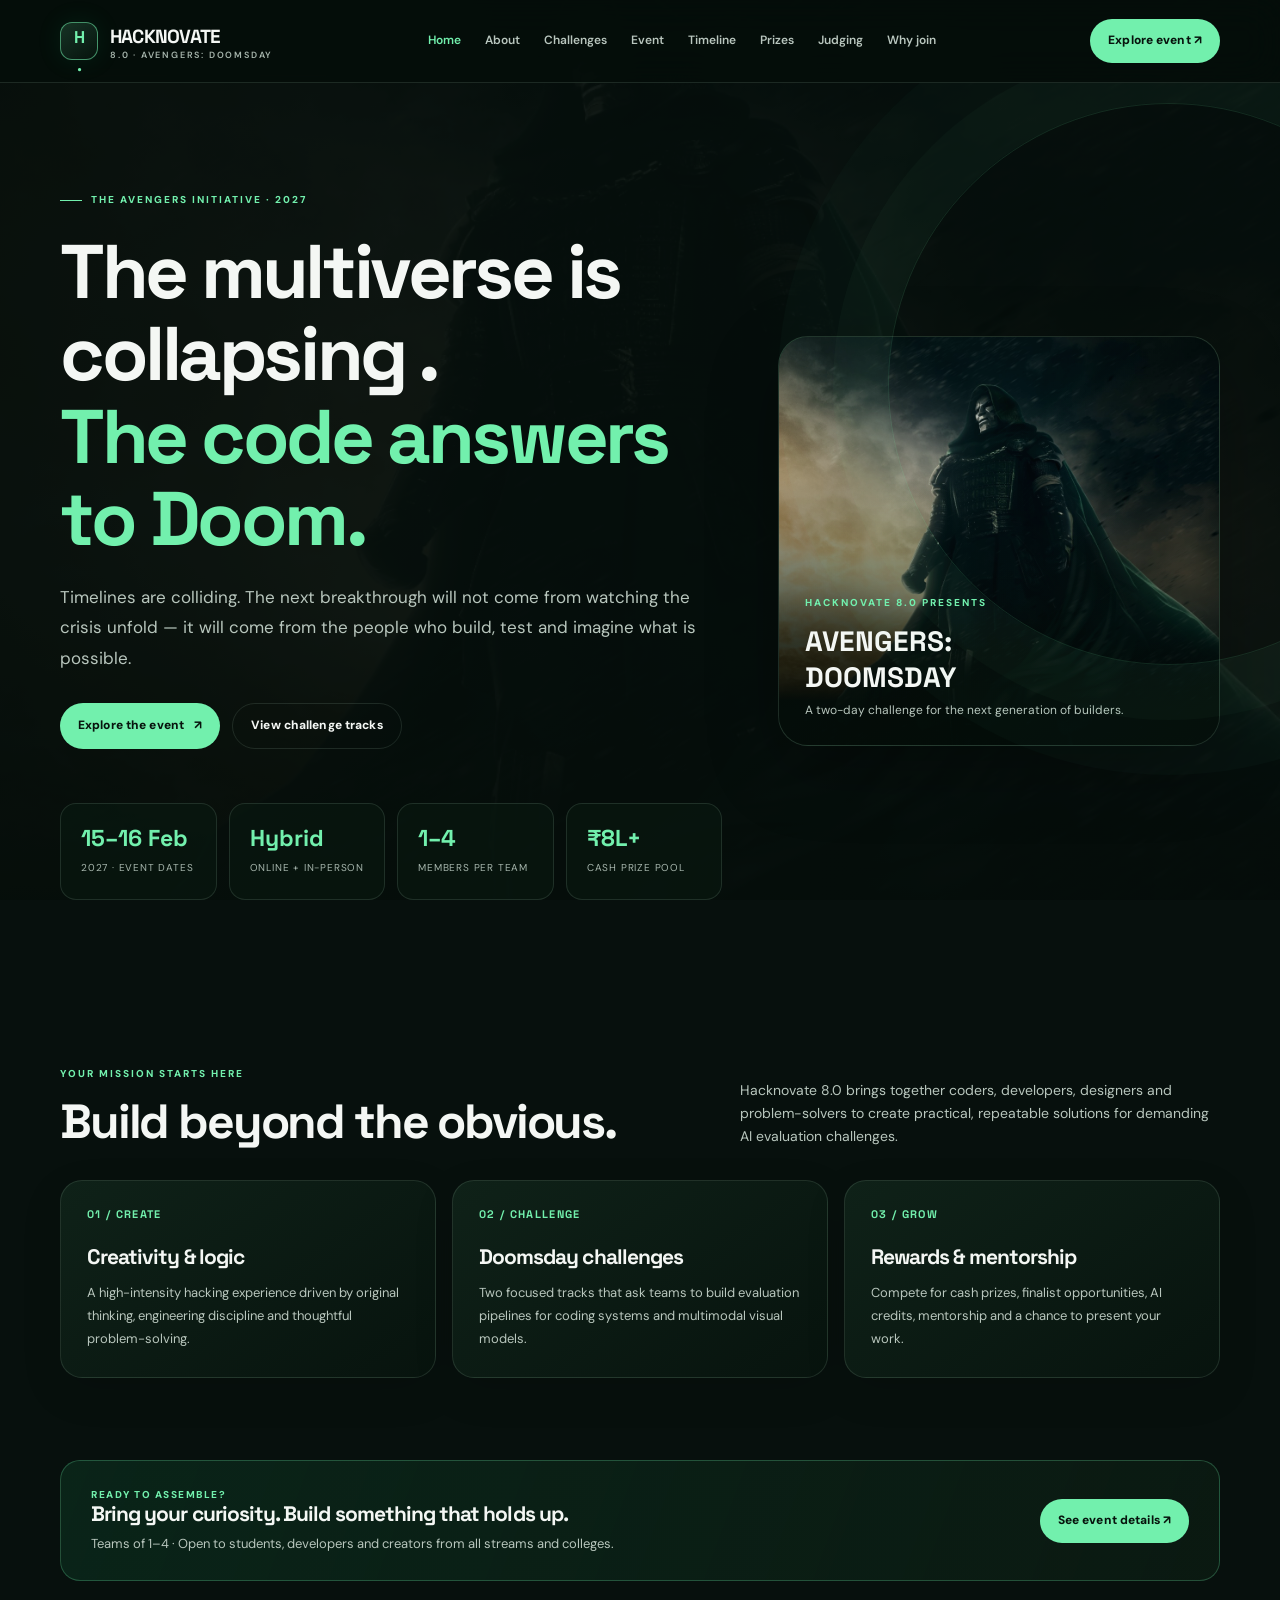
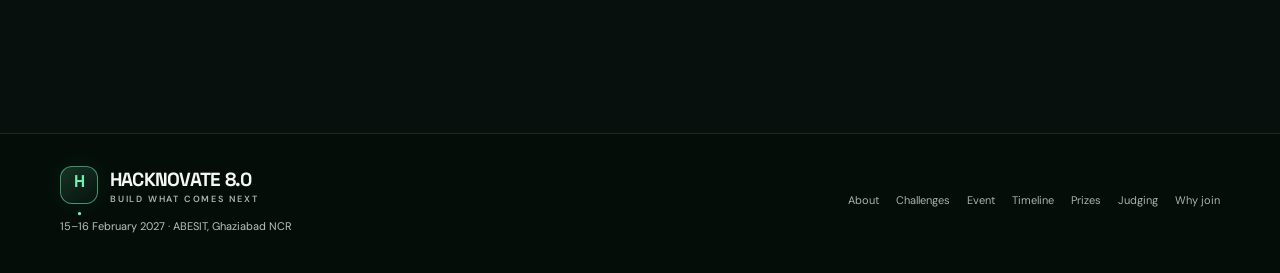
<file: index.html>
<!doctype html><html lang="en"><head><meta charset="utf-8"><meta name="viewport" content="width=device-width, initial-scale=1"><meta name="description" content="The multiverse is collapsing . The code answers to Doom. Join Hacknovate 8.0, 15–16 February 2027."><meta name="theme-color" content="#07100d"><title>Hacknovate 8.0 | Hacknovate 8.0</title><link rel="icon" href="favicon.ico"><link rel="stylesheet" href="styles.css"></head><body><header class="site-header"><div class="wrap nav-wrap"><a class="brand" href="index.html"><span class="brand-mark">H<span class="accent">.</span></span><span>HACKNOVATE <small>8.0 · AVENGERS: DOOMSDAY</small></span></a><nav class="nav-links" aria-label="Main navigation"><a class="active" href="index.html">Home</a><a class="" href="about/index.html">About</a><a class="" href="challenges/index.html">Challenges</a><a class="" href="event-overview/index.html">Event</a><a class="" href="timeline/index.html">Timeline</a><a class="" href="prize/index.html">Prizes</a><a class="" href="evaluation-criteria/index.html">Judging</a><a class="" href="why-to-participate/index.html">Why join</a></nav><a class="nav-cta" href="event-overview/index.html">Explore event ↗</a></div></header><main><section class="hero"><div class="wrap"><div class="hero-grid"><div class="hero-copy reveal"><span class="eyebrow">The Avengers initiative · 2027</span><h1>The multiverse is collapsing .<br><span class="accent">The code answers to Doom.</span></h1><p>Timelines are colliding. The next breakthrough will not come from watching the crisis unfold — it will come from the people who build, test and imagine what is possible.</p><div class="hero-actions"><a class="button" href="event-overview/index.html">Explore the event <span>↗</span></a><a class="button secondary" href="challenges/index.html">View challenge tracks</a></div><div class="stats"><div class="stat"><strong>15–16 Feb</strong><span>2027 · Event dates</span></div><div class="stat"><strong>Hybrid</strong><span>Online + in-person</span></div><div class="stat"><strong>1–4</strong><span>Members per team</span></div><div class="stat"><strong>₹8L+</strong><span>Cash prize pool</span></div></div></div><div class="hero-art"><div class="art-caption"><span>HACKNOVATE 8.0 PRESENTS</span><strong>AVENGERS:<br>DOOMSDAY</strong><p>A two-day challenge for the next generation of builders.</p></div></div></div></div></section>
<section class="section"><div class="wrap"><div class="section-head"><div><div class="section-kicker">Your mission starts here</div><h2>Build beyond the obvious.</h2></div><p>Hacknovate 8.0 brings together coders, developers, designers and problem-solvers to create practical, repeatable solutions for demanding AI evaluation challenges.</p></div><div class="grid-3"><article class="card"><div class="card-number">01 / CREATE</div><h3>Creativity & logic</h3><p>A high-intensity hacking experience driven by original thinking, engineering discipline and thoughtful problem-solving.</p></article><article class="card"><div class="card-number">02 / CHALLENGE</div><h3>Doomsday challenges</h3><p>Two focused tracks that ask teams to build evaluation pipelines for coding systems and multimodal visual models.</p></article><article class="card"><div class="card-number">03 / GROW</div><h3>Rewards & mentorship</h3><p>Compete for cash prizes, finalist opportunities, AI credits, mentorship and a chance to present your work.</p></article></div></div></section>
<section class="section" style="padding-top:0"><div class="wrap"><div class="callout"><div><div class="pill">Ready to assemble?</div><h3>Bring your curiosity. Build something that holds up.</h3><p>Teams of 1–4 · Open to students, developers and creators from all streams and colleges.</p></div><a class="button" href="event-overview/index.html">See event details ↗</a></div></div></section></main><footer class="footer"><div class="wrap footer-inner"><div><a class="brand" href="index.html"><span class="brand-mark">H<span class="accent">.</span></span><span>HACKNOVATE 8.0 <small>BUILD WHAT COMES NEXT</small></span></a><p style="margin-top:12px">15–16 February 2027 · ABESIT, Ghaziabad NCR</p></div><div class="footer-links"><a href="about/index.html">About</a><a href="challenges/index.html">Challenges</a><a href="event-overview/index.html">Event</a><a href="timeline/index.html">Timeline</a><a href="prize/index.html">Prizes</a><a href="evaluation-criteria/index.html">Judging</a><a href="why-to-participate/index.html">Why join</a></div></div></footer></body></html>
</file>
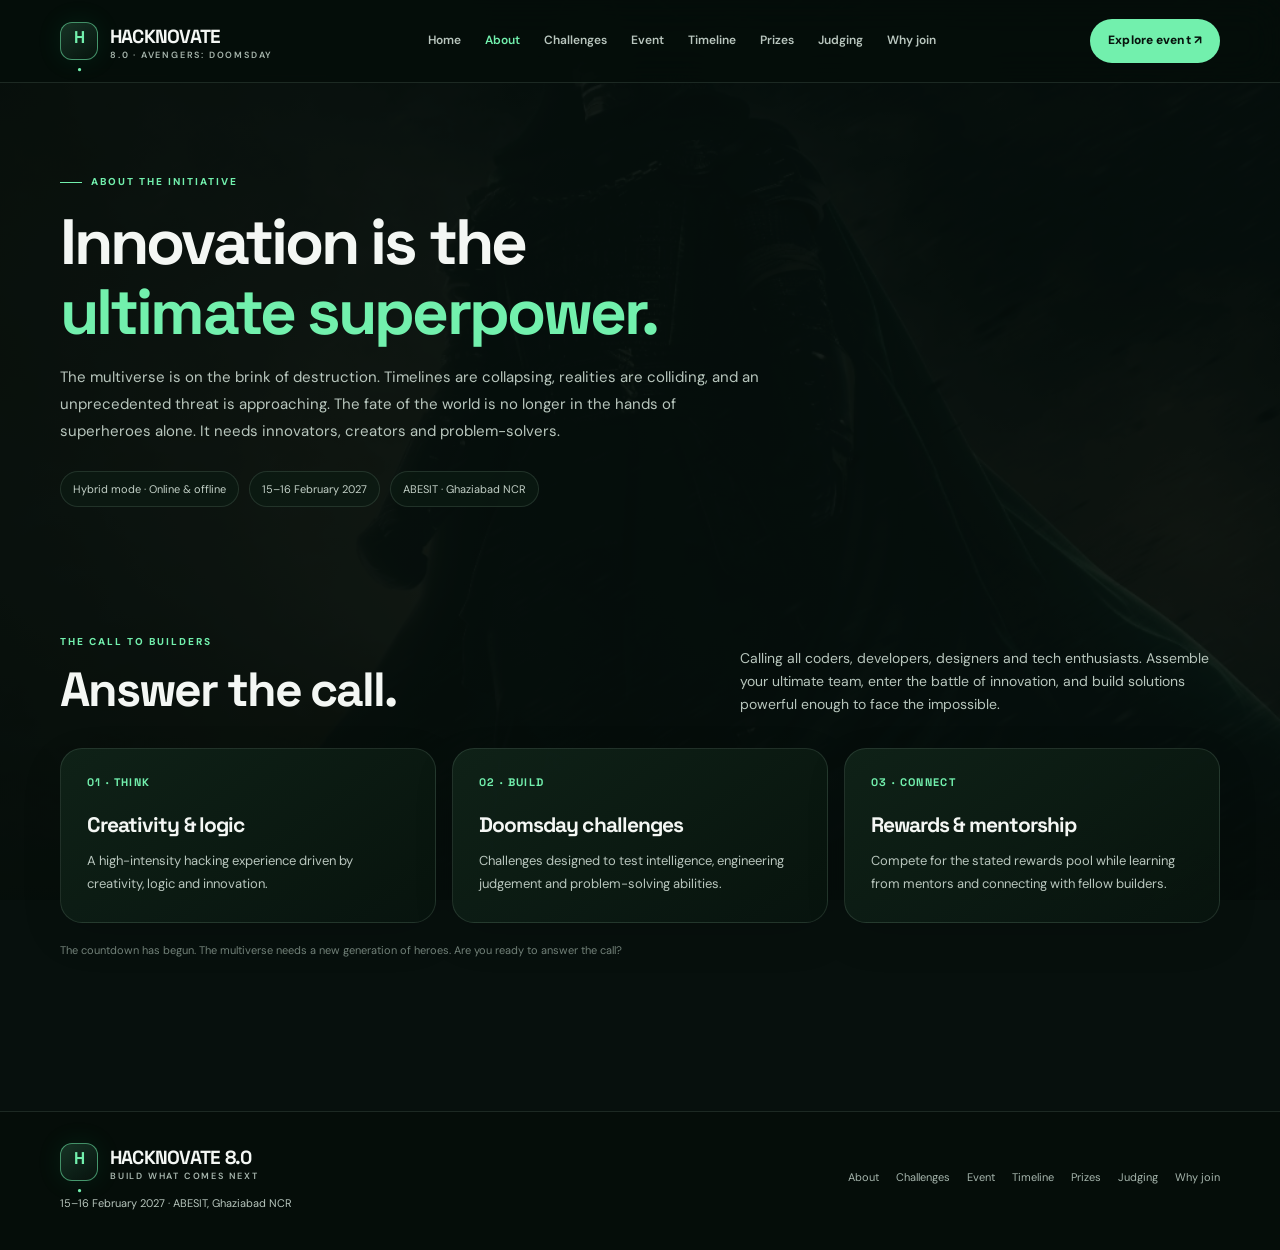
<file: about/index.html>
<!doctype html><html lang="en"><head><meta charset="utf-8"><meta name="viewport" content="width=device-width, initial-scale=1"><meta name="description" content="About Hacknovate 8.0 — Avengers: Doomsday."><meta name="theme-color" content="#07100d"><title>About | Hacknovate 8.0</title><link rel="icon" href="../favicon.ico"><link rel="stylesheet" href="../styles.css"></head><body><header class="site-header"><div class="wrap nav-wrap"><a class="brand" href="../index.html"><span class="brand-mark">H<span class="accent">.</span></span><span>HACKNOVATE <small>8.0 · AVENGERS: DOOMSDAY</small></span></a><nav class="nav-links" aria-label="Main navigation"><a class="" href="../index.html">Home</a><a class="active" href="../about/index.html">About</a><a class="" href="../challenges/index.html">Challenges</a><a class="" href="../event-overview/index.html">Event</a><a class="" href="../timeline/index.html">Timeline</a><a class="" href="../prize/index.html">Prizes</a><a class="" href="../evaluation-criteria/index.html">Judging</a><a class="" href="../why-to-participate/index.html">Why join</a></nav><a class="nav-cta" href="../event-overview/index.html">Explore event ↗</a></div></header><main><section class="page-hero"><div class="wrap"><span class="eyebrow">About the initiative</span><h1>Innovation is the<br><span class="accent">ultimate superpower.</span></h1><p>The multiverse is on the brink of destruction. Timelines are collapsing, realities are colliding, and an unprecedented threat is approaching. The fate of the world is no longer in the hands of superheroes alone. It needs innovators, creators and problem-solvers.</p><div class="feature-strip"><span>Hybrid mode · Online & offline</span><span>15–16 February 2027</span><span>ABESIT · Ghaziabad NCR</span></div></div></section><section class="section"><div class="wrap"><div class="section-head"><div><div class="section-kicker">The call to builders</div><h2>Answer the call.</h2></div><p>Calling all coders, developers, designers and tech enthusiasts. Assemble your ultimate team, enter the battle of innovation, and build solutions powerful enough to face the impossible.</p></div><div class="grid-3"><article class="card"><div class="card-number">01 · THINK</div><h3>Creativity & logic</h3><p>A high-intensity hacking experience driven by creativity, logic and innovation.</p></article><article class="card"><div class="card-number">02 · BUILD</div><h3>Doomsday challenges</h3><p>Challenges designed to test intelligence, engineering judgement and problem-solving abilities.</p></article><article class="card"><div class="card-number">03 · CONNECT</div><h3>Rewards & mentorship</h3><p>Compete for the stated rewards pool while learning from mentors and connecting with fellow builders.</p></article></div><p class="small-note">The countdown has begun. The multiverse needs a new generation of heroes. Are you ready to answer the call?</p></div></section></main><footer class="footer"><div class="wrap footer-inner"><div><a class="brand" href="../index.html"><span class="brand-mark">H<span class="accent">.</span></span><span>HACKNOVATE 8.0 <small>BUILD WHAT COMES NEXT</small></span></a><p style="margin-top:12px">15–16 February 2027 · ABESIT, Ghaziabad NCR</p></div><div class="footer-links"><a href="../about/index.html">About</a><a href="../challenges/index.html">Challenges</a><a href="../event-overview/index.html">Event</a><a href="../timeline/index.html">Timeline</a><a href="../prize/index.html">Prizes</a><a href="../evaluation-criteria/index.html">Judging</a><a href="../why-to-participate/index.html">Why join</a></div></div></footer></body></html>
</file>
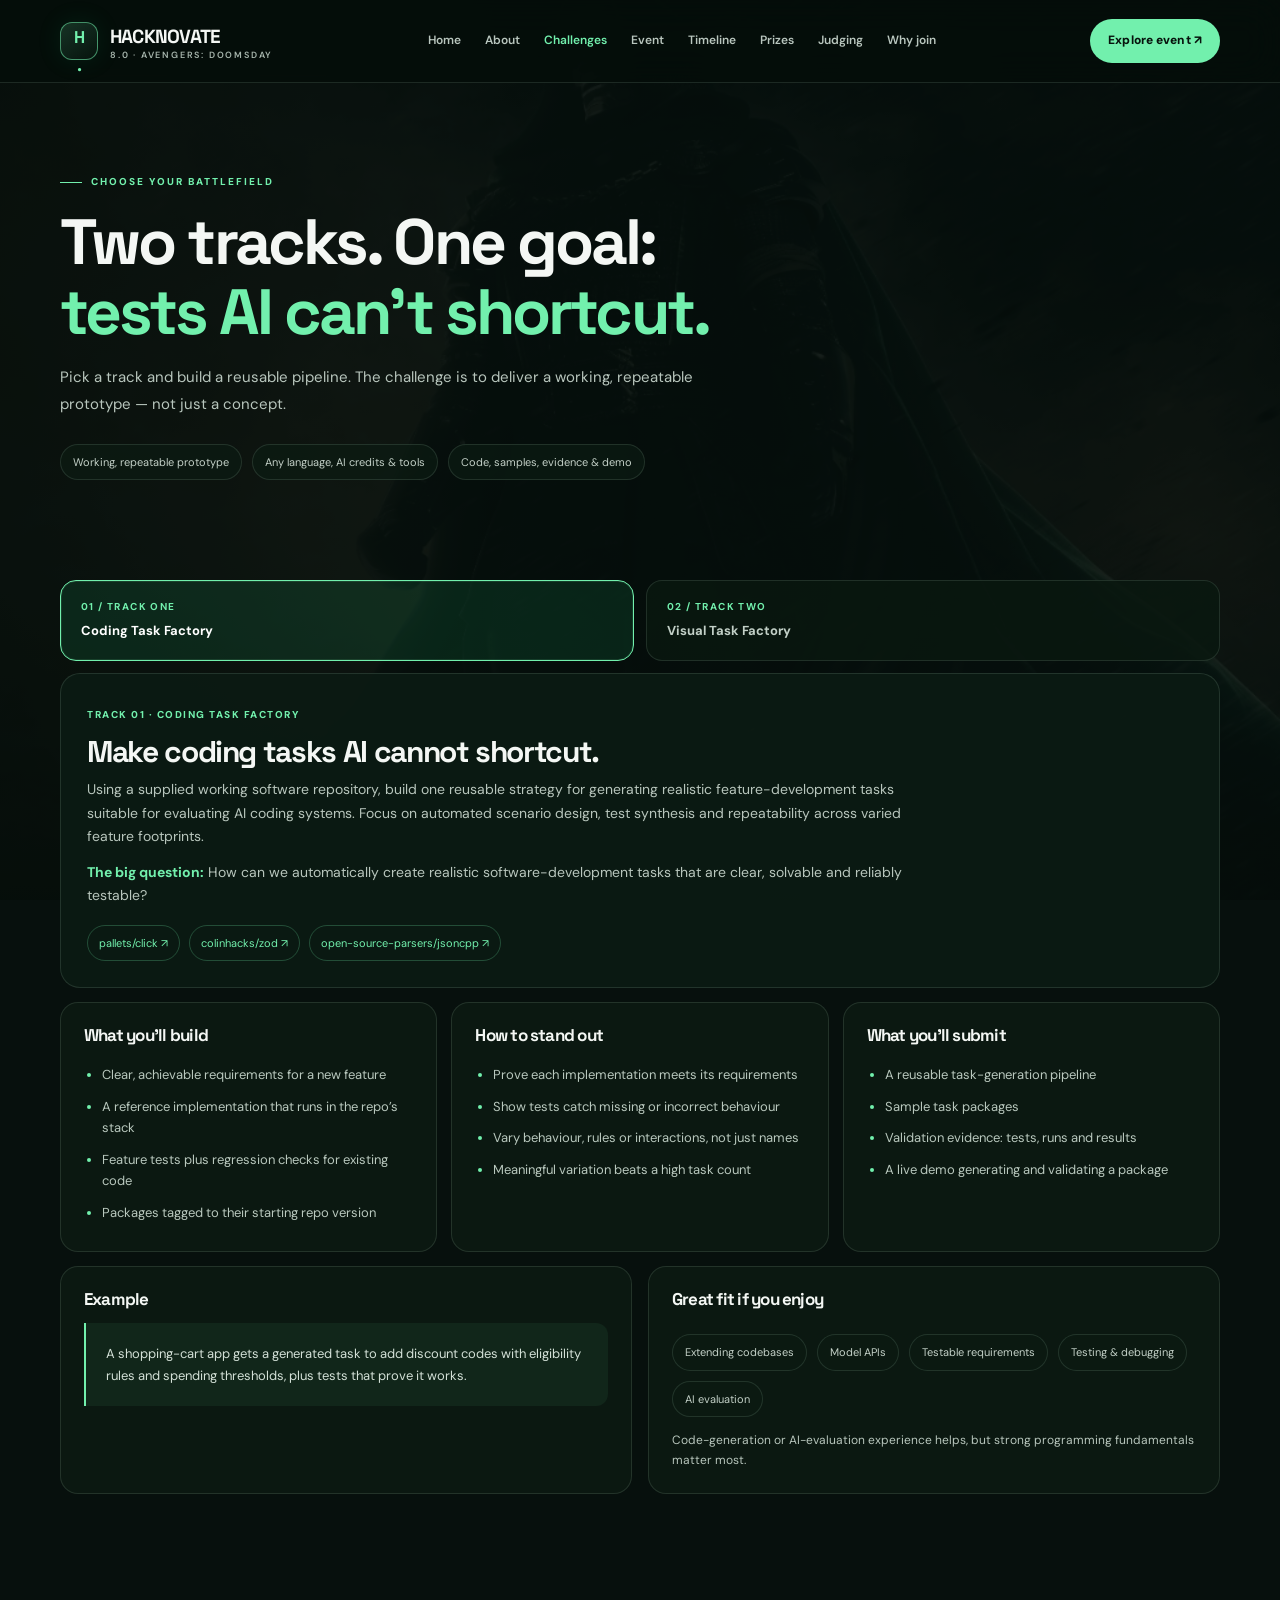
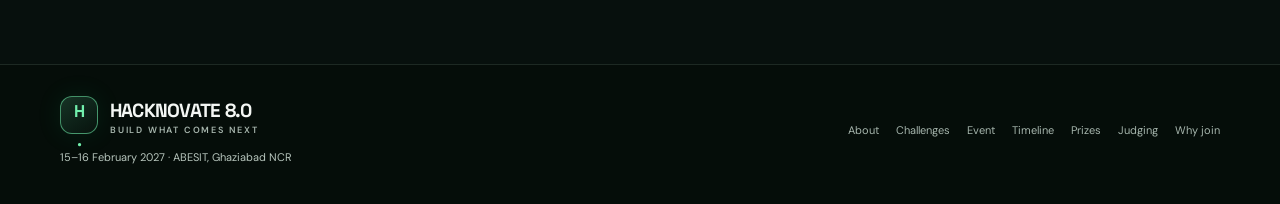
<file: challenges/index.html>
<!doctype html><html lang="en"><head><meta charset="utf-8"><meta name="viewport" content="width=device-width, initial-scale=1"><meta name="description" content="Explore the Coding Task Factory and Visual Task Factory challenge tracks."><meta name="theme-color" content="#07100d"><title>Challenge Tracks | Hacknovate 8.0</title><link rel="icon" href="../favicon.ico"><link rel="stylesheet" href="../styles.css"></head><body><header class="site-header"><div class="wrap nav-wrap"><a class="brand" href="../index.html"><span class="brand-mark">H<span class="accent">.</span></span><span>HACKNOVATE <small>8.0 · AVENGERS: DOOMSDAY</small></span></a><nav class="nav-links" aria-label="Main navigation"><a class="" href="../index.html">Home</a><a class="" href="../about/index.html">About</a><a class="active" href="../challenges/index.html">Challenges</a><a class="" href="../event-overview/index.html">Event</a><a class="" href="../timeline/index.html">Timeline</a><a class="" href="../prize/index.html">Prizes</a><a class="" href="../evaluation-criteria/index.html">Judging</a><a class="" href="../why-to-participate/index.html">Why join</a></nav><a class="nav-cta" href="../event-overview/index.html">Explore event ↗</a></div></header><main><section class="page-hero"><div class="wrap"><span class="eyebrow">Choose your battlefield</span><h1>Two tracks. One goal:<br><span class="accent">tests AI can’t shortcut.</span></h1><p>Pick a track and build a reusable pipeline. The challenge is to deliver a working, repeatable prototype — not just a concept.</p><div class="feature-strip"><span>Working, repeatable prototype</span><span>Any language, AI credits & tools</span><span>Code, samples, evidence & demo</span></div></div></section><section class="section" style="padding-top:25px"><div class="wrap"><div class="track-switch"><input class="track-one" type="radio" name="track" id="track-one" checked><label for="track-one"><span>01 / TRACK ONE</span>Coding Task Factory</label><input class="track-two" type="radio" name="track" id="track-two"><label for="track-two"><span>02 / TRACK TWO</span>Visual Task Factory</label><div class="track-content"><div class="track-panel track-one-panel"><div class="track-intro"><span class="pill">Track 01 · Coding Task Factory</span><h2>Make coding tasks AI cannot shortcut.</h2><p>Using a supplied working software repository, build one reusable strategy for generating realistic feature-development tasks suitable for evaluating AI coding systems. Focus on automated scenario design, test synthesis and repeatability across varied feature footprints.</p><p style="margin-top:13px"><strong class="accent">The big question:</strong> How can we automatically create realistic software-development tasks that are clear, solvable and reliably testable?</p><div class="repo-links"><a href="https://github.com/pallets/click" target="_blank" rel="noopener">pallets/click ↗</a><a href="https://github.com/colinhacks/zod" target="_blank" rel="noopener">colinhacks/zod ↗</a><a href="https://github.com/open-source-parsers/jsoncpp" target="_blank" rel="noopener">open-source-parsers/jsoncpp ↗</a></div></div><div class="detail-grid"><article class="detail-card"><h3>What you’ll build</h3><ul><li>Clear, achievable requirements for a new feature</li><li>A reference implementation that runs in the repo’s stack</li><li>Feature tests plus regression checks for existing code</li><li>Packages tagged to their starting repo version</li></ul></article><article class="detail-card"><h3>How to stand out</h3><ul><li>Prove each implementation meets its requirements</li><li>Show tests catch missing or incorrect behaviour</li><li>Vary behaviour, rules or interactions, not just names</li><li>Meaningful variation beats a high task count</li></ul></article><article class="detail-card"><h3>What you’ll submit</h3><ul><li>A reusable task-generation pipeline</li><li>Sample task packages</li><li>Validation evidence: tests, runs and results</li><li>A live demo generating and validating a package</li></ul></article></div><div class="grid-2" style="margin-top:14px"><article class="detail-card"><h3>Example</h3><div class="example">A shopping-cart app gets a generated task to add discount codes with eligibility rules and spending thresholds, plus tests that prove it works.</div></article><article class="detail-card"><h3>Great fit if you enjoy</h3><div class="feature-strip"><span>Extending codebases</span><span>Model APIs</span><span>Testable requirements</span><span>Testing & debugging</span><span>AI evaluation</span></div><p style="margin-top:14px;font-size:12px">Code-generation or AI-evaluation experience helps, but strong programming fundamentals matter most.</p></article></div></div><div class="track-panel track-two-panel"><div class="track-intro"><span class="pill">Track 02 · Visual Task Factory</span><h2>Put vision and GUI models to the test.</h2><p>Build an automated visual evaluation engine that crafts multimodal test suites challenging frontier vision and GUI-agent models. Generate diverse visual stimuli, UI interactions, edge-case chart artifacts and pixel-precise verification suites.</p><p style="margin-top:13px"><strong class="accent">The big question:</strong> How can we systematically stress-test multimodal models with verifiable ground-truth visual tasks?</p></div><div class="detail-grid"><article class="detail-card"><h3>What you’ll build</h3><ul><li>Automated visual task generation pipeline</li><li>Pixel-precise or layout-level verification harnesses</li><li>Multimodal ground-truth test data suites</li><li>Reproducible test environment configurations</li></ul></article><article class="detail-card"><h3>How to stand out</h3><ul><li>High variance across layout complexities and visual domains</li><li>Robust automated grading resistant to superficial visual cues</li><li>Measurable failure-mode discoveries on frontier vision LLMs</li><li>Clean visual benchmark dashboards and documentation</li></ul></article><article class="detail-card"><h3>What you’ll submit</h3><ul><li>End-to-end visual task factory codebase</li><li>Validated test packages and visual dataset splits</li><li>Empirical benchmark results against frontier models</li><li>Demonstration video and execution pipeline guide</li></ul></article></div><div class="grid-2" style="margin-top:14px"><article class="detail-card"><h3>Example</h3><div class="example">Synthesize dynamic dashboard infographics with intricate chart alignments and generate automated visual QA queries that test layout reasoning.</div></article><article class="detail-card"><h3>Great fit if you enjoy</h3><div class="feature-strip"><span>Computer vision</span><span>Multimodal LLMs</span><span>Synthetic visual data</span><span>Visual testing</span><span>Benchmark design</span></div><p style="margin-top:14px;font-size:12px">Vision and multimodal experience is a plus, but structured problem-solving and clean engineering are paramount.</p></article></div></div></div></div></div></section></main><footer class="footer"><div class="wrap footer-inner"><div><a class="brand" href="../index.html"><span class="brand-mark">H<span class="accent">.</span></span><span>HACKNOVATE 8.0 <small>BUILD WHAT COMES NEXT</small></span></a><p style="margin-top:12px">15–16 February 2027 · ABESIT, Ghaziabad NCR</p></div><div class="footer-links"><a href="../about/index.html">About</a><a href="../challenges/index.html">Challenges</a><a href="../event-overview/index.html">Event</a><a href="../timeline/index.html">Timeline</a><a href="../prize/index.html">Prizes</a><a href="../evaluation-criteria/index.html">Judging</a><a href="../why-to-participate/index.html">Why join</a></div></div></footer></body></html>
</file>
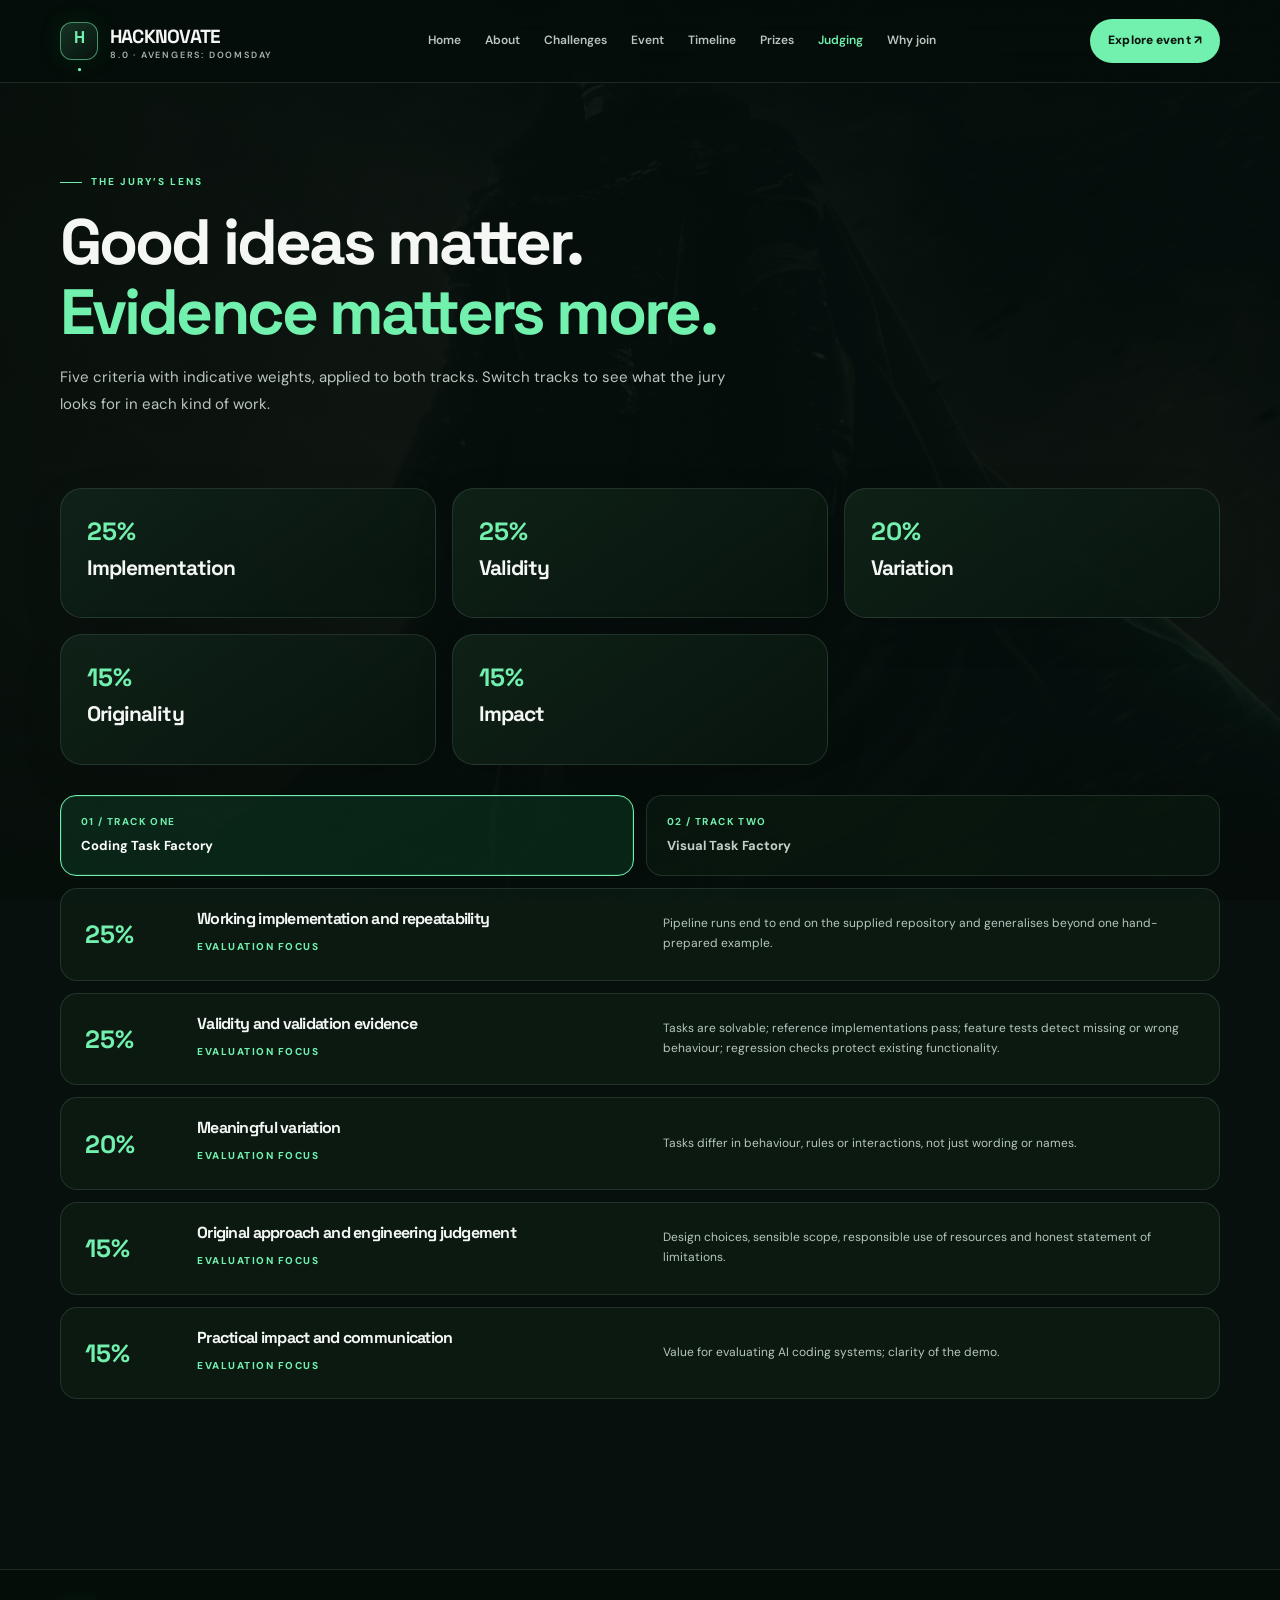
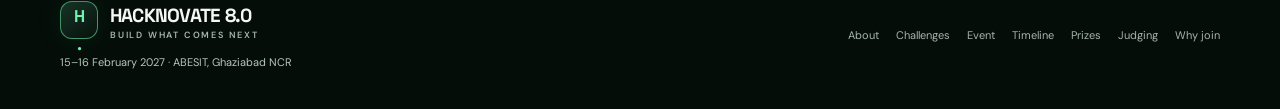
<file: evaluation-criteria/index.html>
<!doctype html><html lang="en"><head><meta charset="utf-8"><meta name="viewport" content="width=device-width, initial-scale=1"><meta name="description" content="How Hacknovate 8.0 submissions are evaluated."><meta name="theme-color" content="#07100d"><title>Evaluation Criteria | Hacknovate 8.0</title><link rel="icon" href="../favicon.ico"><link rel="stylesheet" href="../styles.css"></head><body><header class="site-header"><div class="wrap nav-wrap"><a class="brand" href="../index.html"><span class="brand-mark">H<span class="accent">.</span></span><span>HACKNOVATE <small>8.0 · AVENGERS: DOOMSDAY</small></span></a><nav class="nav-links" aria-label="Main navigation"><a class="" href="../index.html">Home</a><a class="" href="../about/index.html">About</a><a class="" href="../challenges/index.html">Challenges</a><a class="" href="../event-overview/index.html">Event</a><a class="" href="../timeline/index.html">Timeline</a><a class="" href="../prize/index.html">Prizes</a><a class="active" href="../evaluation-criteria/index.html">Judging</a><a class="" href="../why-to-participate/index.html">Why join</a></nav><a class="nav-cta" href="../event-overview/index.html">Explore event ↗</a></div></header><main><section class="page-hero"><div class="wrap"><span class="eyebrow">The jury’s lens</span><h1>Good ideas matter.<br><span class="accent">Evidence matters more.</span></h1><p>Five criteria with indicative weights, applied to both tracks. Switch tracks to see what the jury looks for in each kind of work.</p></div></section><section class="section" style="padding-top:25px"><div class="wrap"><div class="grid-3" style="margin-bottom:28px"><article class="card"><div class="weight">25%</div><h3 style="margin-top:10px">Implementation</h3></article><article class="card"><div class="weight">25%</div><h3 style="margin-top:10px">Validity</h3></article><article class="card"><div class="weight">20%</div><h3 style="margin-top:10px">Variation</h3></article><article class="card"><div class="weight">15%</div><h3 style="margin-top:10px">Originality</h3></article><article class="card"><div class="weight">15%</div><h3 style="margin-top:10px">Impact</h3></article></div><div class="track-switch"><input class="track-one" type="radio" name="judge-track" id="judge-one" checked><label for="judge-one"><span>01 / TRACK ONE</span>Coding Task Factory</label><input class="track-two" type="radio" name="judge-track" id="judge-two"><label for="judge-two"><span>02 / TRACK TWO</span>Visual Task Factory</label><div class="track-content"><div class="track-panel track-one-panel"><div class="criteria"><article class="criterion"><div class="weight">25%</div><div><h3>Working implementation and repeatability</h3><span class="pill">Evaluation focus</span></div><p>Pipeline runs end to end on the supplied repository and generalises beyond one hand-prepared example.</p></article><article class="criterion"><div class="weight">25%</div><div><h3>Validity and validation evidence</h3><span class="pill">Evaluation focus</span></div><p>Tasks are solvable; reference implementations pass; feature tests detect missing or wrong behaviour; regression checks protect existing functionality.</p></article><article class="criterion"><div class="weight">20%</div><div><h3>Meaningful variation</h3><span class="pill">Evaluation focus</span></div><p>Tasks differ in behaviour, rules or interactions, not just wording or names.</p></article><article class="criterion"><div class="weight">15%</div><div><h3>Original approach and engineering judgement</h3><span class="pill">Evaluation focus</span></div><p>Design choices, sensible scope, responsible use of resources and honest statement of limitations.</p></article><article class="criterion"><div class="weight">15%</div><div><h3>Practical impact and communication</h3><span class="pill">Evaluation focus</span></div><p>Value for evaluating AI coding systems; clarity of the demo.</p></article></div></div><div class="track-panel track-two-panel"><div class="criteria"><article class="criterion"><div class="weight">25%</div><div><h3>Working implementation and repeatability</h3><span class="pill">Evaluation focus</span></div><p>Pipeline runs end to end on supplied visual data and generalises across diverse multi-modal inputs.</p></article><article class="criterion"><div class="weight">25%</div><div><h3>Validity and validation evidence</h3><span class="pill">Evaluation focus</span></div><p>Multi-modal tasks are solvable with clear, verifiable visual ground-truth evidence.</p></article><article class="criterion"><div class="weight">20%</div><div><h3>Meaningful variation</h3><span class="pill">Evaluation focus</span></div><p>Variations in visual complexity, layouts, domains and edge-case rendering.</p></article><article class="criterion"><div class="weight">15%</div><div><h3>Original approach and engineering judgement</h3><span class="pill">Evaluation focus</span></div><p>Thoughtful vision engineering architectures, latency controls and robust pipeline metrics.</p></article><article class="criterion"><div class="weight">15%</div><div><h3>Practical impact and communication</h3><span class="pill">Evaluation focus</span></div><p>High utility for frontier vision model benchmark testing and a transparent demo.</p></article></div></div></div></div></div></section></main><footer class="footer"><div class="wrap footer-inner"><div><a class="brand" href="../index.html"><span class="brand-mark">H<span class="accent">.</span></span><span>HACKNOVATE 8.0 <small>BUILD WHAT COMES NEXT</small></span></a><p style="margin-top:12px">15–16 February 2027 · ABESIT, Ghaziabad NCR</p></div><div class="footer-links"><a href="../about/index.html">About</a><a href="../challenges/index.html">Challenges</a><a href="../event-overview/index.html">Event</a><a href="../timeline/index.html">Timeline</a><a href="../prize/index.html">Prizes</a><a href="../evaluation-criteria/index.html">Judging</a><a href="../why-to-participate/index.html">Why join</a></div></div></footer></body></html>
</file>
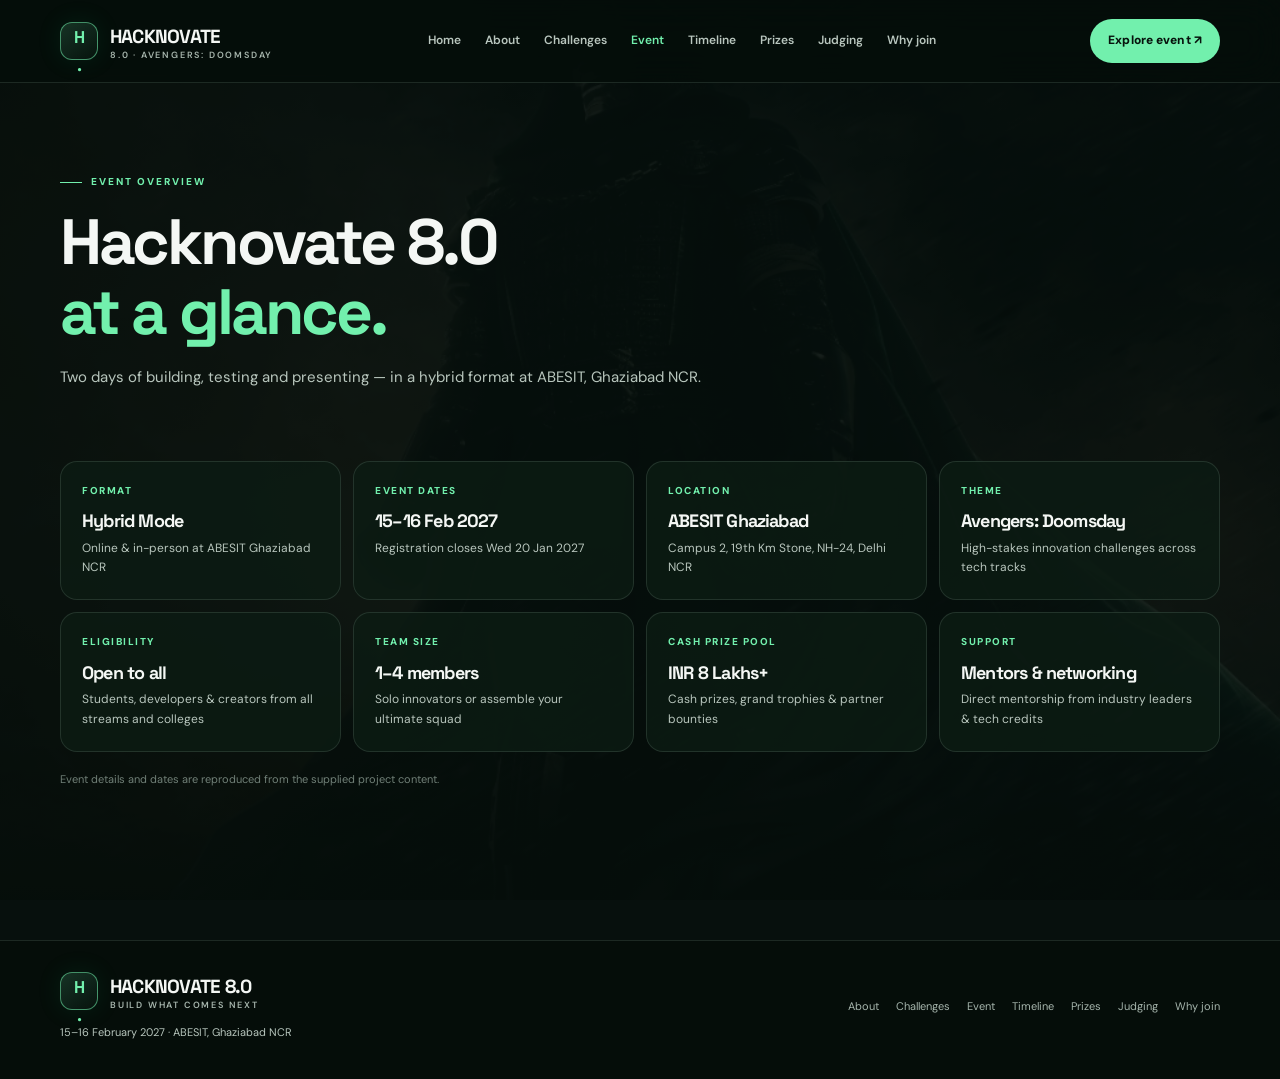
<file: event-overview/index.html>
<!doctype html><html lang="en"><head><meta charset="utf-8"><meta name="viewport" content="width=device-width, initial-scale=1"><meta name="description" content="Hacknovate 8.0 event format, dates, venue, eligibility and team details."><meta name="theme-color" content="#07100d"><title>Event Overview | Hacknovate 8.0</title><link rel="icon" href="../favicon.ico"><link rel="stylesheet" href="../styles.css"></head><body><header class="site-header"><div class="wrap nav-wrap"><a class="brand" href="../index.html"><span class="brand-mark">H<span class="accent">.</span></span><span>HACKNOVATE <small>8.0 · AVENGERS: DOOMSDAY</small></span></a><nav class="nav-links" aria-label="Main navigation"><a class="" href="../index.html">Home</a><a class="" href="../about/index.html">About</a><a class="" href="../challenges/index.html">Challenges</a><a class="active" href="../event-overview/index.html">Event</a><a class="" href="../timeline/index.html">Timeline</a><a class="" href="../prize/index.html">Prizes</a><a class="" href="../evaluation-criteria/index.html">Judging</a><a class="" href="../why-to-participate/index.html">Why join</a></nav><a class="nav-cta" href="../event-overview/index.html">Explore event ↗</a></div></header><main><section class="page-hero"><div class="wrap"><span class="eyebrow">Event overview</span><h1>Hacknovate 8.0<br><span class="accent">at a glance.</span></h1><p>Two days of building, testing and presenting — in a hybrid format at ABESIT, Ghaziabad NCR.</p></div></section><section class="section" style="padding-top:25px"><div class="wrap"><div class="meta-grid"><article class="meta"><span>Format</span><h3>Hybrid Mode</h3><p>Online & in-person at ABESIT Ghaziabad NCR</p></article><article class="meta"><span>Event dates</span><h3>15–16 Feb 2027</h3><p>Registration closes Wed 20 Jan 2027</p></article><article class="meta"><span>Location</span><h3>ABESIT Ghaziabad</h3><p>Campus 2, 19th Km Stone, NH-24, Delhi NCR</p></article><article class="meta"><span>Theme</span><h3>Avengers: Doomsday</h3><p>High-stakes innovation challenges across tech tracks</p></article><article class="meta"><span>Eligibility</span><h3>Open to all</h3><p>Students, developers & creators from all streams and colleges</p></article><article class="meta"><span>Team size</span><h3>1–4 members</h3><p>Solo innovators or assemble your ultimate squad</p></article><article class="meta"><span>Cash prize pool</span><h3>INR 8 Lakhs+</h3><p>Cash prizes, grand trophies & partner bounties</p></article><article class="meta"><span>Support</span><h3>Mentors & networking</h3><p>Direct mentorship from industry leaders & tech credits</p></article></div><p class="small-note">Event details and dates are reproduced from the supplied project content.</p></div></section></main><footer class="footer"><div class="wrap footer-inner"><div><a class="brand" href="../index.html"><span class="brand-mark">H<span class="accent">.</span></span><span>HACKNOVATE 8.0 <small>BUILD WHAT COMES NEXT</small></span></a><p style="margin-top:12px">15–16 February 2027 · ABESIT, Ghaziabad NCR</p></div><div class="footer-links"><a href="../about/index.html">About</a><a href="../challenges/index.html">Challenges</a><a href="../event-overview/index.html">Event</a><a href="../timeline/index.html">Timeline</a><a href="../prize/index.html">Prizes</a><a href="../evaluation-criteria/index.html">Judging</a><a href="../why-to-participate/index.html">Why join</a></div></div></footer></body></html>
</file>
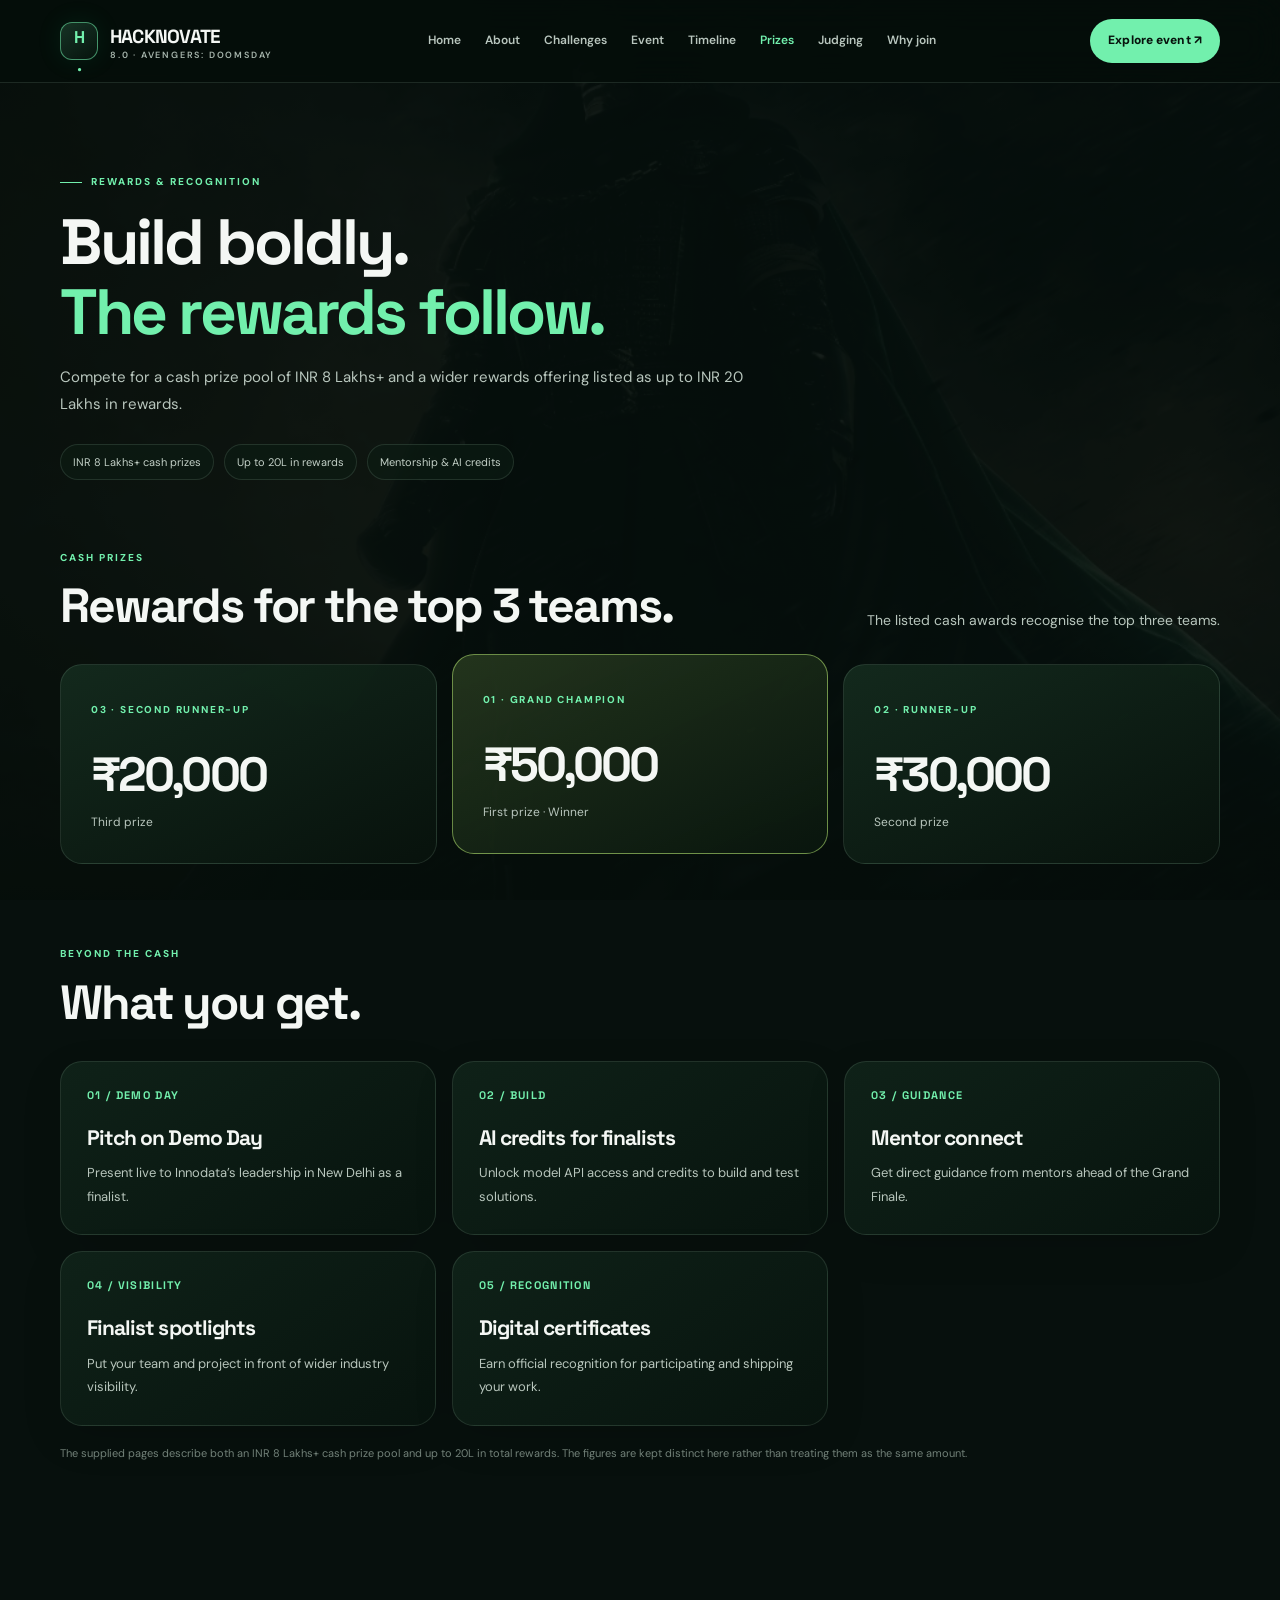
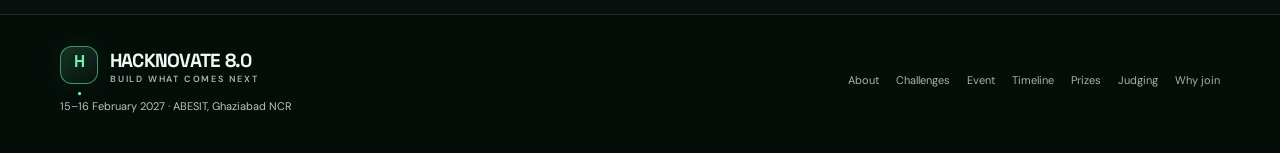
<file: prize/index.html>
<!doctype html><html lang="en"><head><meta charset="utf-8"><meta name="viewport" content="width=device-width, initial-scale=1"><meta name="description" content="Cash prizes, AI credits, mentorship and finalist opportunities at Hacknovate 8.0."><meta name="theme-color" content="#07100d"><title>Prizes & Rewards | Hacknovate 8.0</title><link rel="icon" href="../favicon.ico"><link rel="stylesheet" href="../styles.css"></head><body><header class="site-header"><div class="wrap nav-wrap"><a class="brand" href="../index.html"><span class="brand-mark">H<span class="accent">.</span></span><span>HACKNOVATE <small>8.0 · AVENGERS: DOOMSDAY</small></span></a><nav class="nav-links" aria-label="Main navigation"><a class="" href="../index.html">Home</a><a class="" href="../about/index.html">About</a><a class="" href="../challenges/index.html">Challenges</a><a class="" href="../event-overview/index.html">Event</a><a class="" href="../timeline/index.html">Timeline</a><a class="active" href="../prize/index.html">Prizes</a><a class="" href="../evaluation-criteria/index.html">Judging</a><a class="" href="../why-to-participate/index.html">Why join</a></nav><a class="nav-cta" href="../event-overview/index.html">Explore event ↗</a></div></header><main><section class="page-hero"><div class="wrap"><span class="eyebrow">Rewards & recognition</span><h1>Build boldly.<br><span class="accent">The rewards follow.</span></h1><p>Compete for a cash prize pool of INR 8 Lakhs+ and a wider rewards offering listed as up to INR 20 Lakhs in rewards.</p><div class="feature-strip"><span>INR 8 Lakhs+ cash prizes</span><span>Up to 20L in rewards</span><span>Mentorship & AI credits</span></div></div></section><section class="section" style="padding-top:25px"><div class="wrap"><div class="section-head"><div><div class="section-kicker">Cash prizes</div><h2>Rewards for the top 3 teams.</h2></div><p>The listed cash awards recognise the top three teams.</p></div><div class="prize-grid"><article class="prize-card"><span class="prize-rank">03 · Second runner-up</span><div class="prize-amount">₹20,000</div><p>Third prize</p></article><article class="prize-card featured"><span class="prize-rank">01 · Grand champion</span><div class="prize-amount">₹50,000</div><p>First prize · Winner</p></article><article class="prize-card"><span class="prize-rank">02 · Runner-up</span><div class="prize-amount">₹30,000</div><p>Second prize</p></article></div></div></section><section class="section" style="padding-top:0"><div class="wrap"><div class="section-head"><div><div class="section-kicker">Beyond the cash</div><h2>What you get.</h2></div></div><div class="grid-3"><article class="card"><div class="card-number">01 / DEMO DAY</div><h3>Pitch on Demo Day</h3><p>Present live to Innodata’s leadership in New Delhi as a finalist.</p></article><article class="card"><div class="card-number">02 / BUILD</div><h3>AI credits for finalists</h3><p>Unlock model API access and credits to build and test solutions.</p></article><article class="card"><div class="card-number">03 / GUIDANCE</div><h3>Mentor connect</h3><p>Get direct guidance from mentors ahead of the Grand Finale.</p></article><article class="card"><div class="card-number">04 / VISIBILITY</div><h3>Finalist spotlights</h3><p>Put your team and project in front of wider industry visibility.</p></article><article class="card"><div class="card-number">05 / RECOGNITION</div><h3>Digital certificates</h3><p>Earn official recognition for participating and shipping your work.</p></article></div><p class="small-note">The supplied pages describe both an INR 8 Lakhs+ cash prize pool and up to 20L in total rewards. The figures are kept distinct here rather than treating them as the same amount.</p></div></section></main><footer class="footer"><div class="wrap footer-inner"><div><a class="brand" href="../index.html"><span class="brand-mark">H<span class="accent">.</span></span><span>HACKNOVATE 8.0 <small>BUILD WHAT COMES NEXT</small></span></a><p style="margin-top:12px">15–16 February 2027 · ABESIT, Ghaziabad NCR</p></div><div class="footer-links"><a href="../about/index.html">About</a><a href="../challenges/index.html">Challenges</a><a href="../event-overview/index.html">Event</a><a href="../timeline/index.html">Timeline</a><a href="../prize/index.html">Prizes</a><a href="../evaluation-criteria/index.html">Judging</a><a href="../why-to-participate/index.html">Why join</a></div></div></footer></body></html>
</file>
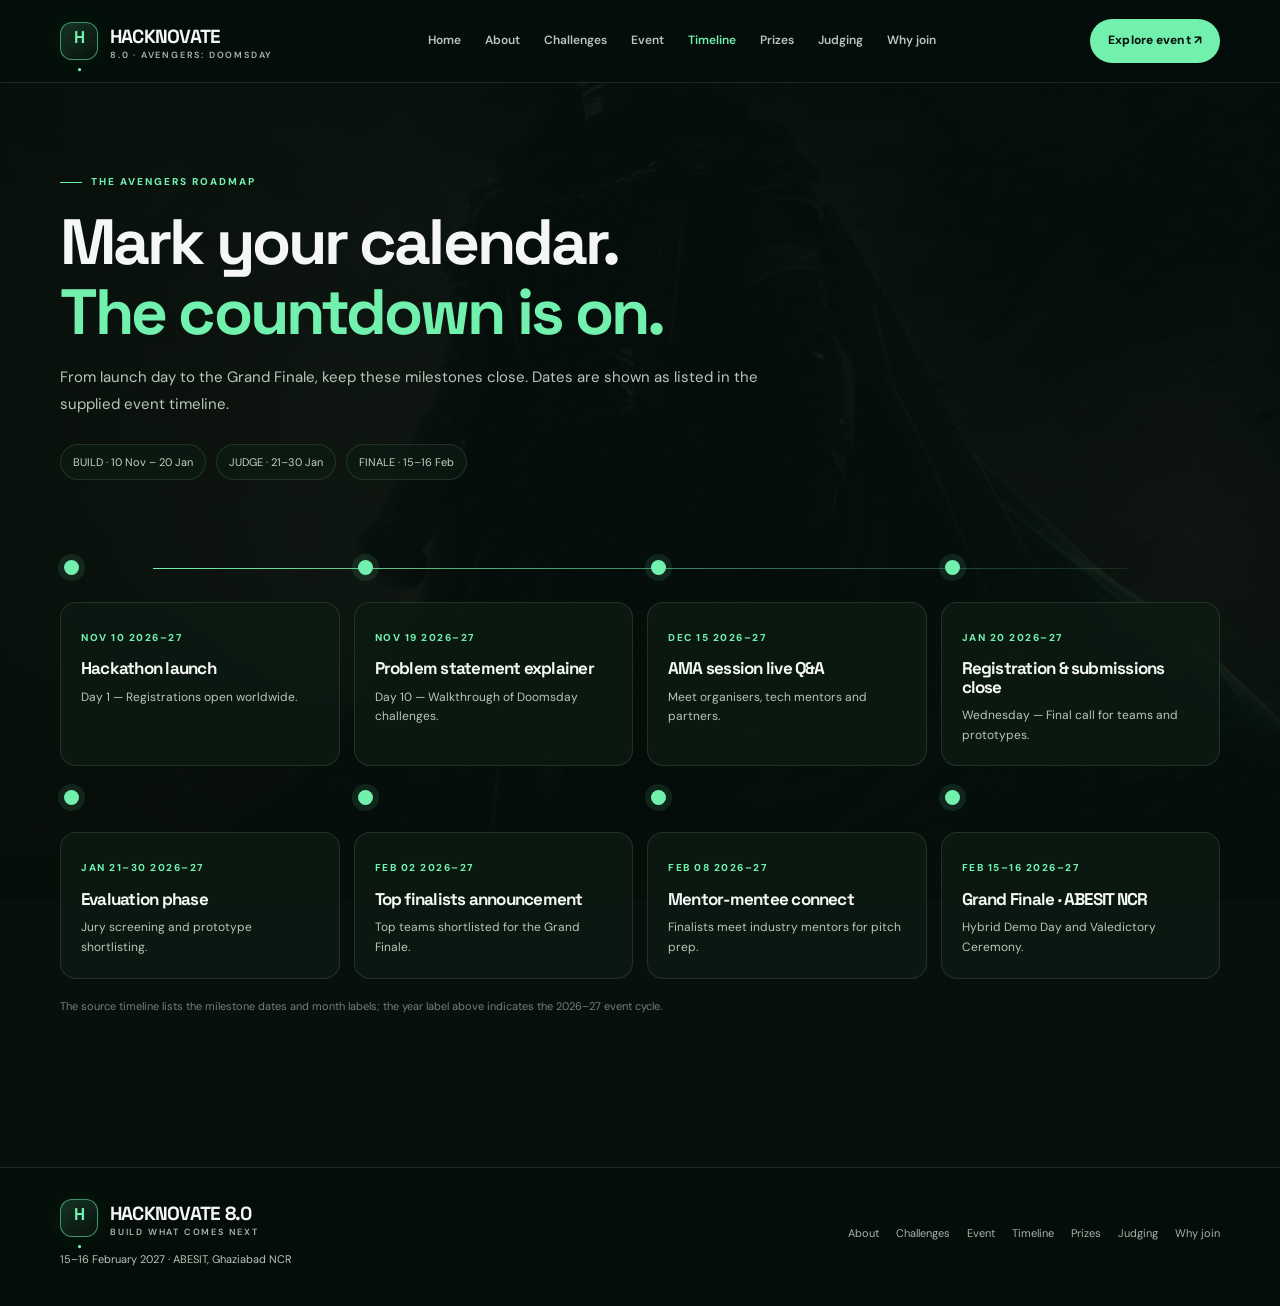
<file: timeline/index.html>
<!doctype html><html lang="en"><head><meta charset="utf-8"><meta name="viewport" content="width=device-width, initial-scale=1"><meta name="description" content="Key Hacknovate 8.0 dates from launch through the Grand Finale."><meta name="theme-color" content="#07100d"><title>Event Timeline | Hacknovate 8.0</title><link rel="icon" href="../favicon.ico"><link rel="stylesheet" href="../styles.css"></head><body><header class="site-header"><div class="wrap nav-wrap"><a class="brand" href="../index.html"><span class="brand-mark">H<span class="accent">.</span></span><span>HACKNOVATE <small>8.0 · AVENGERS: DOOMSDAY</small></span></a><nav class="nav-links" aria-label="Main navigation"><a class="" href="../index.html">Home</a><a class="" href="../about/index.html">About</a><a class="" href="../challenges/index.html">Challenges</a><a class="" href="../event-overview/index.html">Event</a><a class="active" href="../timeline/index.html">Timeline</a><a class="" href="../prize/index.html">Prizes</a><a class="" href="../evaluation-criteria/index.html">Judging</a><a class="" href="../why-to-participate/index.html">Why join</a></nav><a class="nav-cta" href="../event-overview/index.html">Explore event ↗</a></div></header><main><section class="page-hero"><div class="wrap"><span class="eyebrow">The Avengers roadmap</span><h1>Mark your calendar.<br><span class="accent">The countdown is on.</span></h1><p>From launch day to the Grand Finale, keep these milestones close. Dates are shown as listed in the supplied event timeline.</p><div class="feature-strip"><span>BUILD · 10 Nov – 20 Jan</span><span>JUDGE · 21–30 Jan</span><span>FINALE · 15–16 Feb</span></div></div></section><section class="section" style="padding-top:25px"><div class="wrap"><div class="timeline"><article class="event"><div class="event-card"><time>NOV 10 2026–27</time><h3>Hackathon launch</h3><p>Day 1 — Registrations open worldwide.</p></div></article><article class="event"><div class="event-card"><time>NOV 19 2026–27</time><h3>Problem statement explainer</h3><p>Day 10 — Walkthrough of Doomsday challenges.</p></div></article><article class="event"><div class="event-card"><time>DEC 15 2026–27</time><h3>AMA session live Q&A</h3><p>Meet organisers, tech mentors and partners.</p></div></article><article class="event"><div class="event-card"><time>JAN 20 2026–27</time><h3>Registration & submissions close</h3><p>Wednesday — Final call for teams and prototypes.</p></div></article><article class="event"><div class="event-card"><time>JAN 21–30 2026–27</time><h3>Evaluation phase</h3><p>Jury screening and prototype shortlisting.</p></div></article><article class="event"><div class="event-card"><time>FEB 02 2026–27</time><h3>Top finalists announcement</h3><p>Top teams shortlisted for the Grand Finale.</p></div></article><article class="event"><div class="event-card"><time>FEB 08 2026–27</time><h3>Mentor-mentee connect</h3><p>Finalists meet industry mentors for pitch prep.</p></div></article><article class="event"><div class="event-card"><time>FEB 15–16 2026–27</time><h3>Grand Finale · ABESIT NCR</h3><p>Hybrid Demo Day and Valedictory Ceremony.</p></div></article></div><p class="small-note">The source timeline lists the milestone dates and month labels; the year label above indicates the 2026–27 event cycle.</p></div></section></main><footer class="footer"><div class="wrap footer-inner"><div><a class="brand" href="../index.html"><span class="brand-mark">H<span class="accent">.</span></span><span>HACKNOVATE 8.0 <small>BUILD WHAT COMES NEXT</small></span></a><p style="margin-top:12px">15–16 February 2027 · ABESIT, Ghaziabad NCR</p></div><div class="footer-links"><a href="../about/index.html">About</a><a href="../challenges/index.html">Challenges</a><a href="../event-overview/index.html">Event</a><a href="../timeline/index.html">Timeline</a><a href="../prize/index.html">Prizes</a><a href="../evaluation-criteria/index.html">Judging</a><a href="../why-to-participate/index.html">Why join</a></div></div></footer></body></html>
</file>
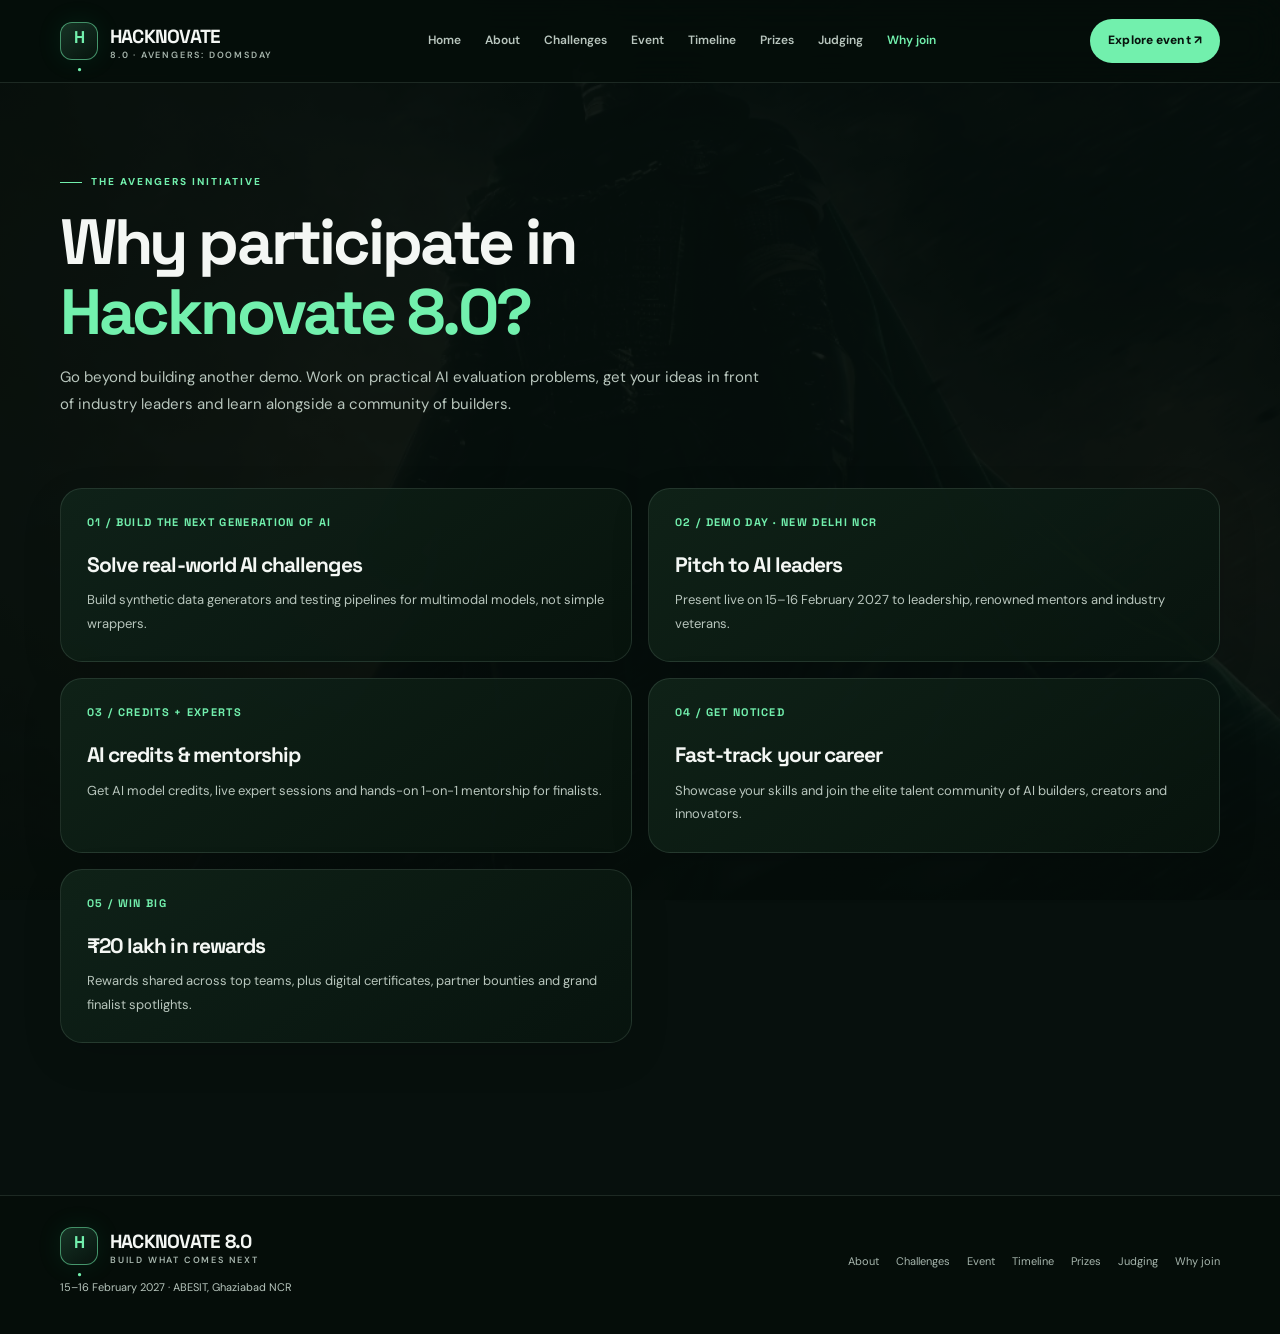
<file: why-to-participate/index.html>
<!doctype html><html lang="en"><head><meta charset="utf-8"><meta name="viewport" content="width=device-width, initial-scale=1"><meta name="description" content="Reasons to participate in Hacknovate 8.0."><meta name="theme-color" content="#07100d"><title>Why Participate | Hacknovate 8.0</title><link rel="icon" href="../favicon.ico"><link rel="stylesheet" href="../styles.css"></head><body><header class="site-header"><div class="wrap nav-wrap"><a class="brand" href="../index.html"><span class="brand-mark">H<span class="accent">.</span></span><span>HACKNOVATE <small>8.0 · AVENGERS: DOOMSDAY</small></span></a><nav class="nav-links" aria-label="Main navigation"><a class="" href="../index.html">Home</a><a class="" href="../about/index.html">About</a><a class="" href="../challenges/index.html">Challenges</a><a class="" href="../event-overview/index.html">Event</a><a class="" href="../timeline/index.html">Timeline</a><a class="" href="../prize/index.html">Prizes</a><a class="" href="../evaluation-criteria/index.html">Judging</a><a class="active" href="../why-to-participate/index.html">Why join</a></nav><a class="nav-cta" href="../event-overview/index.html">Explore event ↗</a></div></header><main><section class="page-hero"><div class="wrap"><span class="eyebrow">The Avengers initiative</span><h1>Why participate in<br><span class="accent">Hacknovate 8.0?</span></h1><p>Go beyond building another demo. Work on practical AI evaluation problems, get your ideas in front of industry leaders and learn alongside a community of builders.</p></div></section><section class="section" style="padding-top:25px"><div class="wrap"><div class="grid-2"><article class="card"><div class="card-number">01 / BUILD THE NEXT GENERATION OF AI</div><h3>Solve real-world AI challenges</h3><p>Build synthetic data generators and testing pipelines for multimodal models, not simple wrappers.</p></article><article class="card"><div class="card-number">02 / DEMO DAY · NEW DELHI NCR</div><h3>Pitch to AI leaders</h3><p>Present live on 15–16 February 2027 to leadership, renowned mentors and industry veterans.</p></article><article class="card"><div class="card-number">03 / CREDITS + EXPERTS</div><h3>AI credits & mentorship</h3><p>Get AI model credits, live expert sessions and hands-on 1-on-1 mentorship for finalists.</p></article><article class="card"><div class="card-number">04 / GET NOTICED</div><h3>Fast-track your career</h3><p>Showcase your skills and join the elite talent community of AI builders, creators and innovators.</p></article><article class="card"><div class="card-number">05 / WIN BIG</div><h3>₹20 lakh in rewards</h3><p>Rewards shared across top teams, plus digital certificates, partner bounties and grand finalist spotlights.</p></article></div></div></section></main><footer class="footer"><div class="wrap footer-inner"><div><a class="brand" href="../index.html"><span class="brand-mark">H<span class="accent">.</span></span><span>HACKNOVATE 8.0 <small>BUILD WHAT COMES NEXT</small></span></a><p style="margin-top:12px">15–16 February 2027 · ABESIT, Ghaziabad NCR</p></div><div class="footer-links"><a href="../about/index.html">About</a><a href="../challenges/index.html">Challenges</a><a href="../event-overview/index.html">Event</a><a href="../timeline/index.html">Timeline</a><a href="../prize/index.html">Prizes</a><a href="../evaluation-criteria/index.html">Judging</a><a href="../why-to-participate/index.html">Why join</a></div></div></footer></body></html>
</file>
<file: styles.css>
@import url('https://fonts.googleapis.com/css2?family=DM+Sans:wght@400;500;600;700&family=Space+Grotesk:wght@400;500;600;700&display=swap');
:root{--ink:#f4f7f4;--muted:#a7b6ad;--dim:#718078;--bg:#07100d;--panel:#0d1b15;--panel2:#10231a;--line:rgba(190,231,207,.13);--green:#72f0ad;--green2:#22c978;--lime:#c4f77b;--amber:#f4c879;--max:1160px;--radius:22px;--shadow:0 24px 70px rgba(0,0,0,.28)}
*{box-sizing:border-box}html{scroll-behavior:smooth}body{margin:0;background:var(--bg);color:var(--ink);font-family:'DM Sans',Arial,sans-serif;line-height:1.65;-webkit-font-smoothing:antialiased}body:before{content:"";position:fixed;inset:0;z-index:-2;background:linear-gradient(90deg,rgba(4,12,9,.96) 0%,rgba(4,12,9,.87) 48%,rgba(4,12,9,.74) 100%),url('bg.jpg') center/cover no-repeat;opacity:.42}a{color:inherit;text-decoration:none}a:hover{color:var(--green)}img{max-width:100%}button,input{font:inherit}.wrap{width:min(var(--max),calc(100% - 48px));margin-inline:auto}.site-header{position:relative;z-index:5;border-bottom:1px solid var(--line);background:rgba(5,14,10,.78);backdrop-filter:blur(18px)}.nav-wrap{min-height:82px;display:flex;align-items:center;justify-content:space-between;gap:28px}.brand{display:flex;align-items:center;gap:12px;font-family:'Space Grotesk',sans-serif;font-weight:700;letter-spacing:-.04em;font-size:19px}.brand-mark{width:38px;height:38px;border:1px solid rgba(114,240,173,.55);border-radius:12px;display:grid;place-items:center;color:var(--green);font-size:17px;background:linear-gradient(145deg,rgba(114,240,173,.17),rgba(114,240,173,.03));box-shadow:0 0 26px rgba(34,201,120,.1)}.brand small{display:block;font:600 9px 'DM Sans',sans-serif;color:var(--muted);letter-spacing:.2em;margin-top:-3px}.nav-links{display:flex;align-items:center;gap:24px}.nav-links a{font-size:12px;color:#b9c6be;font-weight:600;transition:color .2s}.nav-links a:hover,.nav-links a.active{color:var(--green)}.nav-cta,.button{display:inline-flex;align-items:center;justify-content:center;gap:10px;padding:12px 18px;border-radius:999px;background:var(--green);color:#07130d;font-size:12px;font-weight:800;letter-spacing:.01em;transition:transform .2s,box-shadow .2s,background .2s}.nav-cta:hover,.button:hover{color:#06110b;transform:translateY(-2px);box-shadow:0 10px 28px rgba(114,240,173,.2);background:#a1f8c5}.button.secondary{background:transparent;color:var(--ink);border:1px solid var(--line)}.button.secondary:hover{border-color:var(--green);color:var(--green);box-shadow:none}.eyebrow{display:inline-flex;align-items:center;gap:9px;color:var(--green);font-size:10px;font-weight:800;letter-spacing:.2em;text-transform:uppercase}.eyebrow:before{content:"";width:22px;height:1px;background:var(--green)}h1,h2,h3,h4{font-family:'Space Grotesk',sans-serif;line-height:1.08;letter-spacing:-.045em;margin:0}h1{font-size:clamp(42px,6vw,76px);max-width:900px}h2{font-size:clamp(30px,4vw,48px)}h3{font-size:21px}p{color:#b8c6bd;margin:0}.accent{color:var(--green)}.muted{color:var(--muted)}.hero{position:relative;padding:100px 0 84px;overflow:hidden}.hero:after{content:"";position:absolute;right:-170px;top:20px;width:560px;height:560px;border:1px solid rgba(114,240,173,.13);border-radius:50%;box-shadow:0 0 0 55px rgba(114,240,173,.025),0 0 0 110px rgba(114,240,173,.02);pointer-events:none}.hero-grid{display:grid;grid-template-columns:1.2fr .8fr;align-items:center;gap:56px}.hero-copy{position:relative;z-index:1}.hero-copy h1{margin:22px 0}.hero-copy>p{font-size:17px;max-width:650px;line-height:1.8}.hero-actions{display:flex;gap:12px;flex-wrap:wrap;margin-top:30px}.hero-art{position:relative;min-height:410px;border:1px solid var(--line);border-radius:30px;overflow:hidden;background:linear-gradient(145deg,rgba(19,44,31,.72),rgba(5,15,10,.92));box-shadow:var(--shadow)}.hero-art:before{content:"";position:absolute;inset:0;background:linear-gradient(180deg,transparent 35%,rgba(4,13,9,.88)),url('bg.jpg') center 35%/cover;opacity:.72}.art-caption{position:absolute;left:26px;right:26px;bottom:25px}.art-caption span{color:var(--green);font-size:10px;letter-spacing:.2em;font-weight:800}.art-caption strong{display:block;font:700 28px 'Space Grotesk';margin-top:8px}.art-caption p{font-size:12px;margin-top:6px}.stats{display:grid;grid-template-columns:repeat(4,1fr);gap:12px;margin-top:54px}.stat{padding:19px 20px;border:1px solid var(--line);border-radius:16px;background:rgba(9,24,16,.72)}.stat strong{display:block;font:700 23px 'Space Grotesk';color:var(--green)}.stat span{font-size:10px;color:var(--muted);letter-spacing:.08em;text-transform:uppercase}.section{padding:82px 0}.section-head{display:flex;justify-content:space-between;align-items:end;gap:32px;margin-bottom:32px}.section-head>p{max-width:480px;font-size:14px}.section-kicker{color:var(--green);font-size:10px;font-weight:800;letter-spacing:.2em;text-transform:uppercase;margin-bottom:14px}.grid-3{display:grid;grid-template-columns:repeat(3,1fr);gap:16px}.grid-2{display:grid;grid-template-columns:repeat(2,1fr);gap:16px}.card{padding:26px;border:1px solid var(--line);border-radius:var(--radius);background:linear-gradient(145deg,rgba(16,35,25,.92),rgba(8,20,14,.92));box-shadow:0 14px 40px rgba(0,0,0,.12);transition:transform .25s,border-color .25s}.card:hover{transform:translateY(-4px);border-color:rgba(114,240,173,.42)}.card-number{font:700 11px 'Space Grotesk';color:var(--green);letter-spacing:.12em;margin-bottom:25px}.card h3{margin-bottom:12px}.card p{font-size:13px;line-height:1.8}.card-icon{width:42px;height:42px;border:1px solid rgba(114,240,173,.25);border-radius:13px;display:grid;place-items:center;color:var(--green);font-size:18px;margin-bottom:20px;background:rgba(114,240,173,.06)}.page-hero{padding:82px 0 45px}.page-hero h1{font-size:clamp(40px,5vw,64px);margin:17px 0}.page-hero p{max-width:700px;font-size:15px;line-height:1.8}.page-label{display:inline-flex;padding:7px 11px;border:1px solid rgba(114,240,173,.25);border-radius:999px;color:var(--green);font-size:10px;font-weight:800;letter-spacing:.13em;text-transform:uppercase}.feature-strip{display:flex;gap:10px;flex-wrap:wrap;margin-top:26px}.feature-strip span,.tag{padding:8px 12px;border:1px solid var(--line);border-radius:999px;color:#c3d0c7;font-size:11px;background:rgba(12,28,19,.7)}.callout{padding:26px 30px;border:1px solid rgba(114,240,173,.25);border-radius:20px;background:linear-gradient(110deg,rgba(34,201,120,.11),rgba(12,28,19,.8));display:flex;align-items:center;justify-content:space-between;gap:24px}.callout h3{margin-bottom:7px}.callout p{font-size:13px}.pill{font-size:10px;font-weight:800;color:var(--green);letter-spacing:.15em;text-transform:uppercase}.detail-grid{display:grid;grid-template-columns:repeat(3,1fr);gap:14px}.detail-card{padding:23px;border-radius:18px;border:1px solid var(--line);background:rgba(12,27,19,.84)}.detail-card h3{font-size:17px;margin:0 0 15px}.detail-card ul{padding-left:18px;margin:0;color:#b9c8be;font-size:13px}.detail-card li{padding:5px 0}.detail-card li::marker{color:var(--green)}.example{padding:20px;border-left:2px solid var(--green);background:rgba(114,240,173,.06);border-radius:0 12px 12px 0;color:#d3e0d7;font-size:13px}.track-switch{display:grid;grid-template-columns:repeat(2,1fr);gap:12px;margin:30px 0 18px}.track-switch input{position:absolute;opacity:0;pointer-events:none}.track-switch label{cursor:pointer;border:1px solid var(--line);padding:18px 20px;border-radius:16px;background:rgba(10,24,16,.85);color:#c2d0c7;font-weight:700;font-size:13px;transition:.2s}.track-switch label span{display:block;color:var(--green);font-size:10px;letter-spacing:.14em;margin-bottom:5px}.track-switch input:checked+label{border-color:var(--green);background:rgba(34,201,120,.12);color:white;box-shadow:inset 0 0 0 1px rgba(114,240,173,.12)}.track-switch input:focus-visible+label{outline:2px solid var(--lime);outline-offset:3px}.track-panel{display:none}.track-one:checked~.track-content .track-one-panel,.track-two:checked~.track-content .track-two-panel{display:block}.track-content{grid-column:1/-1}.track-intro{padding:26px;border:1px solid var(--line);border-radius:20px;background:rgba(12,27,19,.9);margin-bottom:14px}.track-intro h2{font-size:30px;margin:10px 0}.track-intro p{font-size:14px;max-width:850px}.repo-links{display:flex;gap:9px;flex-wrap:wrap;margin-top:18px}.repo-links a{font-size:11px;color:var(--green);padding:8px 11px;border:1px solid rgba(114,240,173,.24);border-radius:999px}.criteria{display:grid;gap:12px}.criterion{display:grid;grid-template-columns:90px 1fr 1.2fr;gap:22px;align-items:center;padding:21px 24px;border:1px solid var(--line);border-radius:17px;background:rgba(12,27,19,.86)}.weight{font:700 25px 'Space Grotesk';color:var(--green)}.criterion h3{font-size:16px;margin-bottom:5px}.criterion p{font-size:12px}.prize-grid{display:grid;grid-template-columns:repeat(3,1fr);gap:15px;align-items:stretch}.prize-card{position:relative;overflow:hidden;padding:30px;border:1px solid var(--line);border-radius:22px;background:linear-gradient(155deg,rgba(20,43,30,.95),rgba(8,19,13,.94))}.prize-card.featured{border-color:rgba(196,247,123,.5);transform:translateY(-10px);background:linear-gradient(155deg,rgba(45,65,35,.75),rgba(9,22,14,.96))}.prize-rank{font-size:10px;color:var(--green);font-weight:800;letter-spacing:.18em;text-transform:uppercase}.prize-amount{font:700 clamp(34px,4vw,48px) 'Space Grotesk';margin:23px 0 8px;letter-spacing:-.06em}.prize-card p{font-size:12px}.timeline{position:relative;display:grid;grid-template-columns:repeat(4,1fr);gap:14px}.timeline:before{content:"";position:absolute;top:18px;left:8%;right:8%;height:1px;background:linear-gradient(90deg,var(--green),rgba(114,240,173,.1))}.event{position:relative;padding-top:52px}.event:before{content:"";position:absolute;top:10px;left:4px;width:15px;height:15px;border-radius:50%;background:var(--green);box-shadow:0 0 0 6px rgba(114,240,173,.1)}.event time{font-size:10px;color:var(--green);font-weight:800;letter-spacing:.15em;text-transform:uppercase}.event h3{font-size:17px;margin:10px 0}.event p{font-size:12px}.event-card{padding:20px;border:1px solid var(--line);border-radius:16px;background:rgba(12,27,19,.84);height:100%}.meta-grid{display:grid;grid-template-columns:repeat(4,1fr);gap:12px}.meta{padding:21px;border:1px solid var(--line);border-radius:17px;background:rgba(12,27,19,.86)}.meta span{display:block;color:var(--green);font-size:10px;font-weight:800;letter-spacing:.15em;text-transform:uppercase;margin-bottom:12px}.meta h3{font-size:18px;margin-bottom:8px}.meta p{font-size:12px}.footer{margin-top:70px;border-top:1px solid var(--line);padding:30px 0 38px;background:rgba(4,12,8,.55)}.footer-inner{display:flex;align-items:center;justify-content:space-between;gap:25px}.footer p{font-size:11px}.footer-links{display:flex;gap:17px;flex-wrap:wrap}.footer-links a{font-size:11px;color:var(--muted)}.footer-links a:hover{color:var(--green)}.small-note{font-size:11px;color:var(--dim);margin-top:18px}.reveal{animation:rise .65s both}@keyframes rise{from{opacity:0;transform:translateY(14px)}to{opacity:1;transform:translateY(0)}}@media(max-width:900px){.nav-links{gap:13px}.nav-links a{font-size:11px}.hero-grid{grid-template-columns:1fr .75fr;gap:25px}.detail-grid{grid-template-columns:repeat(2,1fr)}.meta-grid{grid-template-columns:repeat(2,1fr)}.timeline{grid-template-columns:repeat(2,1fr)}.timeline:before{display:none}.event{padding-top:0}.event:before{display:none}.event-card{min-height:160px}}
@media(max-width:680px){.wrap{width:min(100% - 32px,var(--max))}.nav-wrap{min-height:70px;flex-wrap:wrap;padding:13px 0}.nav-links{order:3;width:100%;overflow-x:auto;padding:5px 0 2px;gap:19px}.nav-links a{white-space:nowrap}.nav-cta{font-size:10px;padding:10px 13px}.hero{padding:68px 0 55px}.hero-grid{grid-template-columns:1fr}.hero-art{min-height:300px}.hero-copy>p{font-size:15px}.stats{grid-template-columns:repeat(2,1fr);margin-top:30px}.stat{padding:15px}.section{padding:58px 0}.section-head{display:block}.section-head>p{margin-top:14px}.grid-3,.grid-2,.detail-grid,.prize-grid{grid-template-columns:1fr}.prize-card.featured{transform:none}.page-hero{padding:60px 0 30px}.track-switch{grid-template-columns:1fr}.criterion{grid-template-columns:64px 1fr;gap:12px}.criterion>p{grid-column:2}.weight{font-size:22px}.timeline{grid-template-columns:1fr}.event-card{min-height:0}.meta-grid{grid-template-columns:1fr 1fr}.callout{align-items:flex-start;flex-direction:column}.footer-inner{align-items:flex-start;flex-direction:column}.footer-links{gap:12px}}
@media(max-width:390px){.meta-grid{grid-template-columns:1fr}.brand{font-size:16px}.hero-copy h1{font-size:40px}}
@media(prefers-reduced-motion:reduce){*,*::before,*::after{scroll-behavior:auto!important;animation-duration:.01ms!important;animation-iteration-count:1!important;transition-duration:.01ms!important}}
</file>
